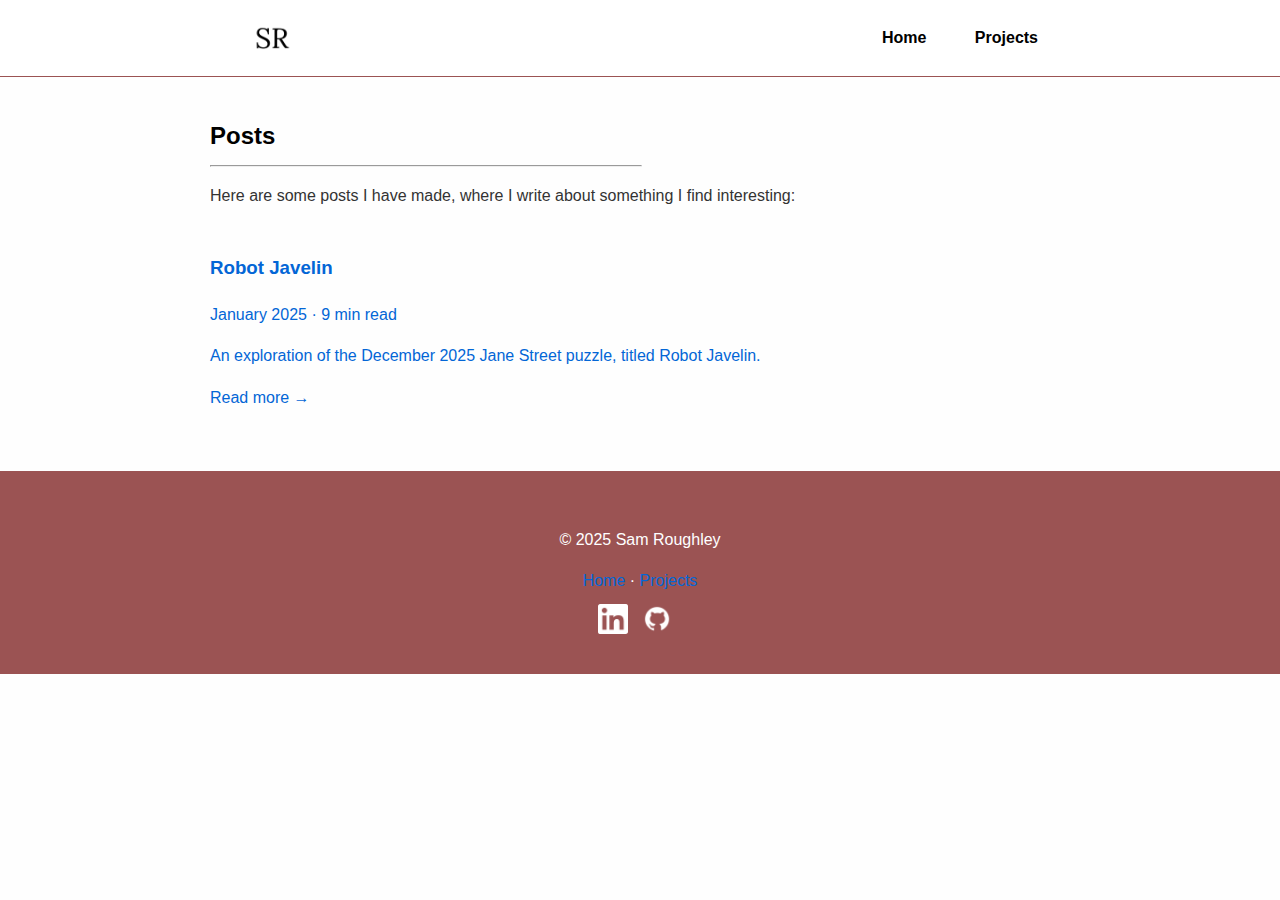
<file: posts.html>
<!DOCTYPE html>
<html lang="en">
<head>
    <meta charset="UTF-8">
    <meta name="viewport" content="width=device-width, initial-scale=1.0">
    <title>Sam Roughley</title>
    <link rel="stylesheet" href="assets/style.css">
    <link rel="icon" type="image/png" sizes="180x180" href="assets/images/favicon-180.png">
</head>

<nav class="navbar">
    <div class="navbar-content">
        <div class="nav-left">
        <a href="index.html">
            <img src="assets/images/favicon-180.png" sizes="180x180" alt="Home" class="favicon">
        </a>
        </div>

        <nav class="nav-right">
        <a href="index.html">Home</a>   
        <a href="projects.html">Projects</a>
        <!-- <a href="posts.html">Posts</a> -->
        <!-- <a href="photos.html">Photos</a> -->
        </nav>
    </div>
</nav>


<body>

<main>
    <div class="main-content">
      <section id="blog">
        <h2>Posts</h2>
        <hr style="margin: 0px 0 auto 0; width: 50%"> <!-- horizontal line -->
        <p>
            Here are some posts I have made, where I write about something I find interesting:
        </p>
        <div style="height: 10px;"></div> <!-- blank space-->
        <div id="blog-container"></div>
      </section>
    </div>

    <script>
        fetch("posts.json")
          .then(response => response.json())
          .then(posts => {
            const container = document.getElementById("blog-container");
      
            posts.forEach(post => {
            //   const article = document.createElement("article");
              const link = document.createElement("a");
              link.href = post.link;
              link.classList.add("post-link"); // for CSS styling
              //link.target = "_blank"; // open in new tab
            //   article.classList.add("post");
    
              // Create the artcile
              const article = document.createElement("article");
              article.classList.add("post")
    
              article.innerHTML = `
                <h3 class="post-title">
                  <a href="${post.link}">${post.title}</a>
                </h3>
                <p class="post-meta">${post.date} · ${post.readTime}</p>
                <div class="post-excerpt">
                  <p>${post.excerpt}</p>
                  <a href="${post.link}" class="read-more">Read more →</a>
                </div>
              `;
    
                // Wrap article inside link
                link.appendChild(article);
                container.appendChild(link);
                
            });
          })
          .catch(error => console.error("Error loading posts:", error));
    </script>
    


</main>  




<!-- <footer>
    <h2>Contact</h2>
    <p>Email: <a href="mailto:youremail@example.com">youremail@example.com</a></p>
    <p>GitHub: <a href="https://github.com/samroughley" target="_blank">GitHub</a></p>
    <p>LinkedIn: <a href="https://www.linkedin.com/in/samroughley/" target="_blank">LinkedIn</a></p>
</footer> -->

<footer class="full-width-footer">
  <div class="footer-content">
    <p>&#169; 2025 Sam Roughley</p>
    <nav>
      <a href="index.html">Home</a> · 
      <a href="projects.html">Projects</a>
      <!-- <a href="posts.html">Posts</a>  -->
      <!-- <a href="photos.html">Photos</a> -->
    </nav>
    <div style="height: 10px;"></div> <!-- blank space -->
    <div class="socials">
      <a href="https://www.linkedin.com/in/samroughley/" target="_blank">
        <img src="assets/images/linkedin-app-white-icon.webp" alt="LinkedIn" class="social-icon">
      </a>
      <a href="https://github.com/samroughley" target="_blank">
        <img src="assets/images/github_white_logo.png" alt="GitHub" class="social-icon">
      </a>
    </div>
  </div>
</footer>

</body>
</html>
</file>
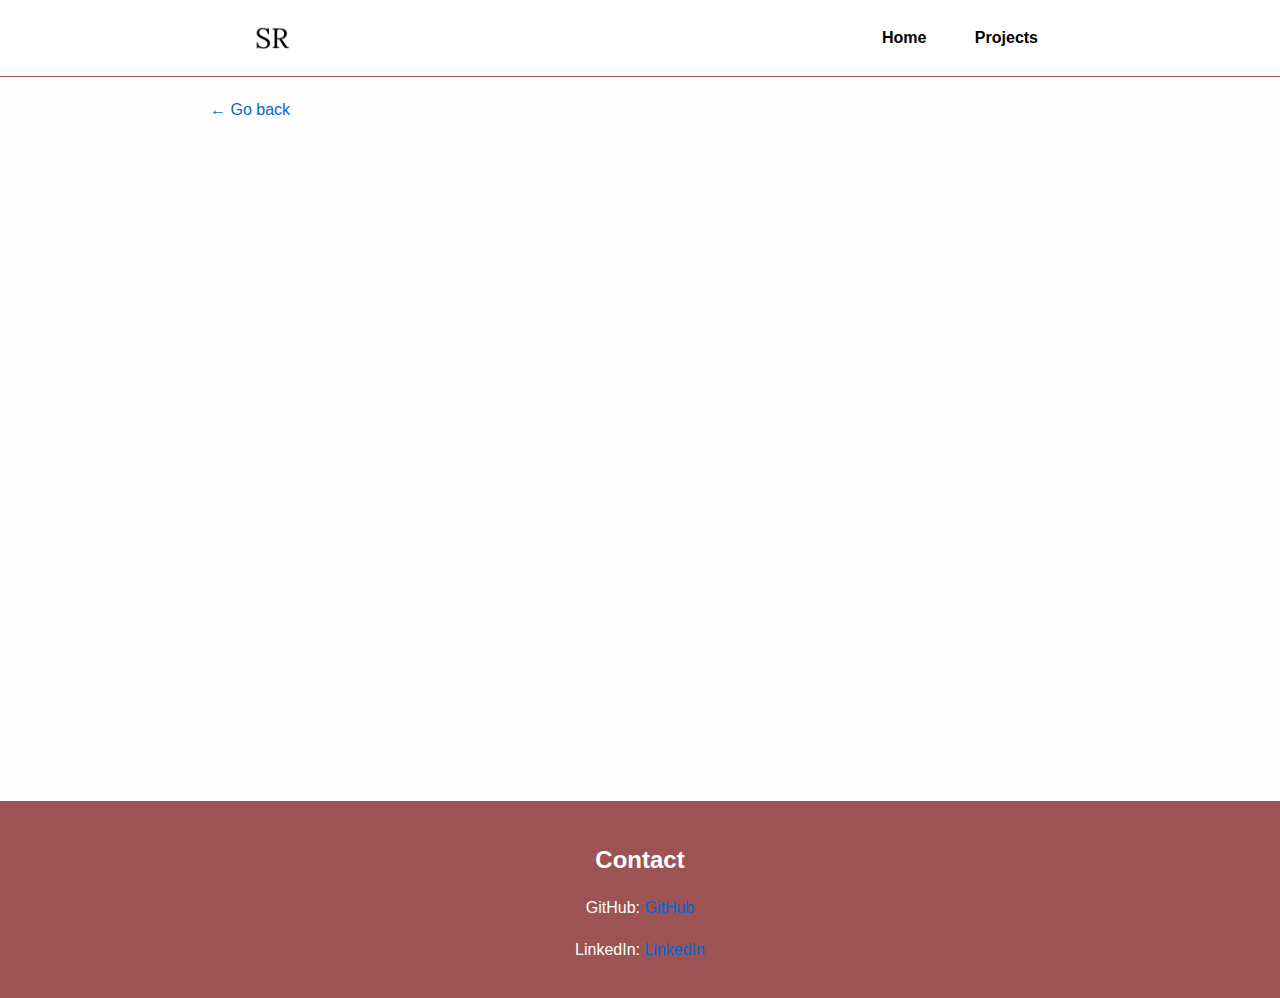
<file: misc/GD_Project_Summary_Video.html>
<!DOCTYPE html>
<html lang="en">
<head>
    <meta charset="UTF-8">
    <meta name="viewport" content="width=device-width, initial-scale=1.0">
    <title>Sam Roughley</title>
    <link rel="stylesheet" href="../assets/style.css">
    <link rel="icon" type="image/png" sizes="180x180" href="../assets/images/favicon-180.png">
</head>

<nav class="navbar">
    <div class="navbar-content">
        <div class="nav-left">
        <a href="../index.html">
            <img src="../assets/images/favicon-180.png" sizes="180x180" alt="Home" class="favicon">
        </a>
        </div>

        <nav class="nav-right">
        <a href="../index.html">Home</a>   
        <a href="../projects.html">Projects</a>
        <!-- <a href="../posts.html">Posts</a> -->
        <!-- <a href="photos.html">Photos</a> -->
        </nav>
    </div>
</nav>



<body>

    <main>
        <div class="main-content">

            <a class="go-back" href="../index.html">&#8592 Go back</a>

            <div style="height: 55px;"></div> <!-- blank space -->

            <!-- <div style="display: flex; justify-content: center;">
                <iframe width="560" height="315" 
                  src="https://www.youtube.com/embed/DSQZ-Fpa0EI?si=6BCEps1KGhhNgVsX" 
                  title="YouTube video player" frameborder="0" 
                  allow="accelerometer; autoplay; clipboard-write; encrypted-media; gyroscope; picture-in-picture; web-share" 
                  referrerpolicy="strict-origin-when-cross-origin" allowfullscreen>
                </iframe>
            </div> -->

            <div style="position: relative; padding-bottom: 56.25%; height: 0; overflow: hidden; max-width: 100%;">
                <iframe src="https://www.youtube.com/embed/DSQZ-Fpa0EI?si=6BCEps1KGhhNgVsX" 
                  frameborder="0" allow="accelerometer; autoplay; clipboard-write; encrypted-media; gyroscope; picture-in-picture; web-share" 
                  referrerpolicy="strict-origin-when-cross-origin" allowfullscreen
                  style="position: absolute; top: 0; left: 0; width: 100%; height: 100%;">
                </iframe>
            </div>

            <div style="height: 120px;"></div> <!-- blank space -->
              
              

          </article>
        </div>
    </main>

    <!-- Add the footer -->
    <footer>
        <h2>Contact</h2>
        <!-- <p>Email: <a href="mailto:youremail@example.com">youremail@example.com</a></p> -->
        <p>GitHub: <a href="https://github.com/samroughley" target="_blank">GitHub</a></p>
        <p>LinkedIn: <a href="https://www.linkedin.com/in/samroughley/" target="_blank">LinkedIn</a></p>
    </footer>

</body>
</file>
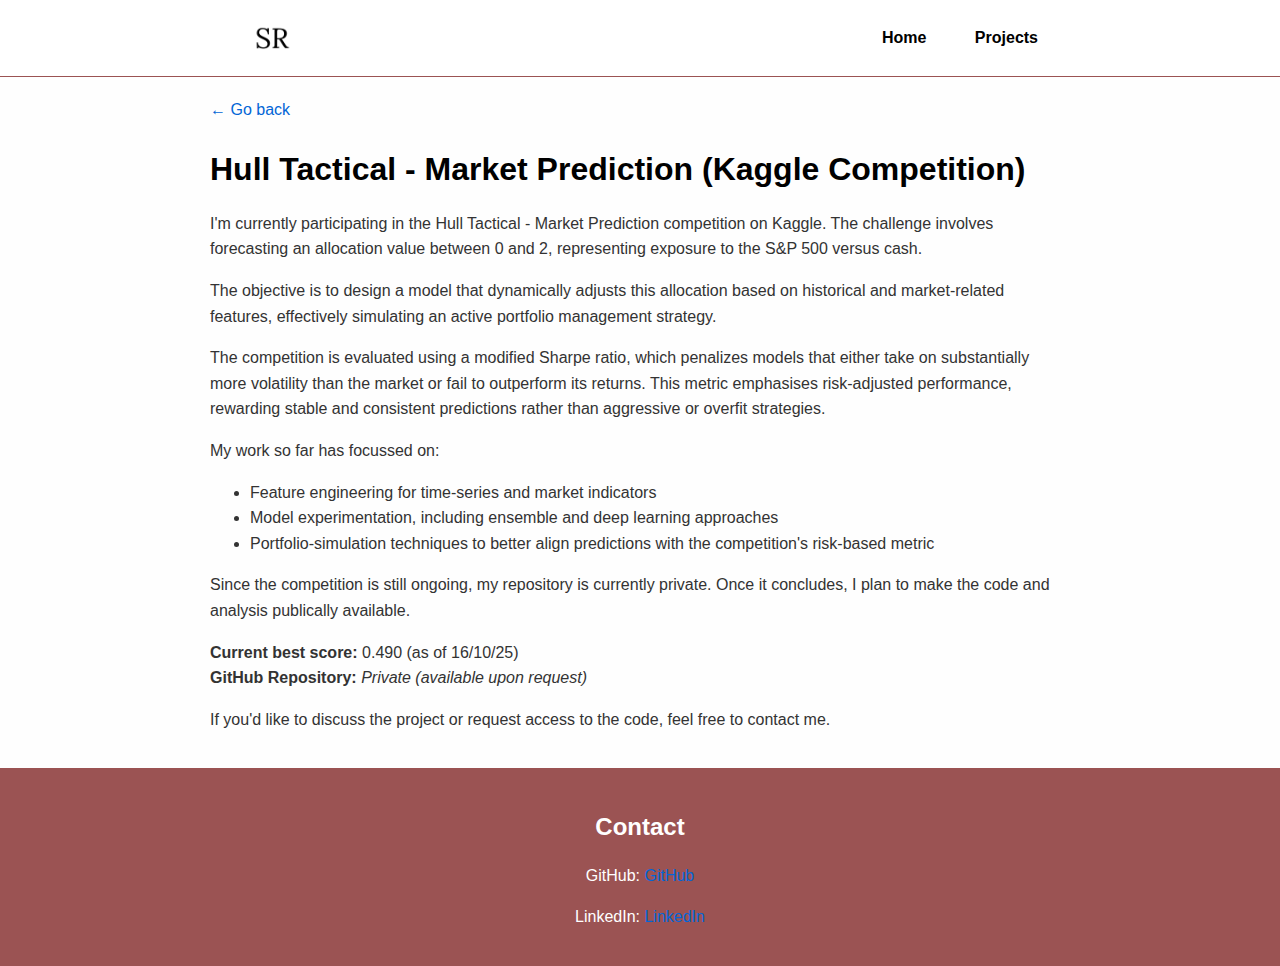
<file: projects/Hull-Tactical---Market-Prediction.html>
<!DOCTYPE html>
<html lang="en">
<head>
    <meta charset="UTF-8">
    <meta name="viewport" content="width=device-width, initial-scale=1.0">
    <title>Sam Roughley</title>
    <link rel="stylesheet" href="../assets/style.css">
    <link rel="icon" type="image/png" sizes="180x180" href="../assets/images/favicon-180.png">
</head>

<nav class="navbar">
    <div class="navbar-content">
        <div class="nav-left">
        <a href="../index.html">
            <img src="../assets/images/favicon-180.png" sizes="180x180" alt="Home" class="favicon">
        </a>
        </div>

        <nav class="nav-right">
        <a href="../index.html">Home</a>   
        <a href="../projects.html">Projects</a>
        <!-- <a href="../posts.html">Posts</a> -->
        <!-- <a href="photos.html">Photos</a> -->
        </nav>
    </div>
</nav>



<body>

    <main>
        <div class="main-content">

            <a class="go-back" href="../projects.html">&#8592 Go back</a>

          <article class="post">
            <h1 class="post-title-main-page">Hull Tactical - Market Prediction (Kaggle Competition)</h1>
            <!-- <p class="post-meta">September 2025 · 5 min read</p> -->

            <p>
                I'm currently participating in the Hull Tactical - Market Prediction
                competition on Kaggle. The challenge involves forecasting an allocation
                value between 0 and 2, representing exposure to the S&P 500 versus cash.
            </p>

            <p>
                The objective is to design a model that dynamically adjusts this allocation
                based on historical and market-related features, effectively simulating an
                active portfolio management strategy.
            </p>

            <p>
                The competition is evaluated using a modified Sharpe ratio, which penalizes
                models that either take on substantially more volatility than the market
                or fail to outperform its returns. This metric emphasises risk-adjusted
                performance, rewarding stable and consistent predictions rather than 
                aggressive or overfit strategies.
            </p>

            <p>
                My work so far has focussed on:
                <ul>
                    <li>Feature engineering for time-series and market indicators</li>
                    <li>Model experimentation, including ensemble and deep learning approaches</li>
                    <li>Portfolio-simulation techniques to better align predictions with the
                        competition's risk-based metric</li>
                </ul>
                Since the competition is still ongoing, my repository is currently private.
                Once it concludes, I plan to make the code and analysis publically available.
            </p>

            <p>
                <b>Current best score:</b> 0.490 (as of 16/10/25)   <br>
                <b>GitHub Repository:</b> <i>Private (available upon request)</i>
            </p>

            <p>
                If you'd like to discuss the project or request access to the code, feel free to contact me.
            </p>

          </article>
        </div>
    </main>

    <!-- Add the footer -->
    <footer>
        <h2>Contact</h2>
        <!-- <p>Email: <a href="mailto:youremail@example.com">youremail@example.com</a></p> -->
        <p>GitHub: <a href="https://github.com/samroughley" target="_blank">GitHub</a></p>
        <p>LinkedIn: <a href="https://www.linkedin.com/in/samroughley/" target="_blank">LinkedIn</a></p>
    </footer>

</body>
</file>
<file: assets/style.css>
:root {
    --primary-color: #222;
    --secondary-color: #9b5353;
    --accent-color: #539B9B;
    --max-width: 900px;
    --padding: 20px;
  }

body {
    font-family: Arial, sans-serif;
    /* max-width: 900px; */
    margin: auto;
    padding: 0px;
    line-height: 1.6;
    background-color: #fefefe;
    color: #333;
}

body {
    display: flex;
    flex-direction: column;
}

header {
    display: flex;
    justify-content: space-between;  /* left and right columns spread out */
    align-items: center;
    padding: 20px;
    gap: 20px;                        /* space between columns */
    background-color: var(--secondary-color);
    flex-wrap: wrap;                 /* allows wrapping on small screens */
    color: white;
}

.full-width-header, .full-width-footer {
    width: 100%;
    background-color: var(--secondary-color);
}

.header-content {
    max-width: var(--max-width);
    margin: 0 auto;         /* center the content */
    display: flex;          /* makes two columns */
    justify-content: space-between;
    align-items: center;
    padding: 20px;
    flex-wrap: wrap;        /* stacks on small screens */
    gap: 45px;
}

.main-content, .footer-content {
    max-width: var(--max-width);       /* adjust as needed */
    margin: 0 auto;          /* center horizontally */
    padding: 20px;
    box-sizing: border-box;
}
  
.header-left {
    flex: 1 1 100px;                  /* grow/shrink, min-width 300px */
    align-items: center;
    text-align: center;
}

.header-right {
    flex: 1 1 300px;                  /* grow/shrink, min-width 300px */
}

.header-right h2 {
    color: white;
}
  
.profile-photo {
    width: 120px;
    height: 120px;
    border-radius: 50%;
    display: block;
    margin-bottom: 10px;
}
  
.header-left h1 {
    margin: 0 0 5px 0;
    text-align: center;
    color: white;
}
  
.header-left p a {
    margin-right: 10px;
    text-decoration: none;
    color: #0366d6;
}
  
.header-left p a:hover {
    text-decoration: underline;
}

.social-icon {
    width: 30px;       /* size of the icon */
    height: 30px;
    margin-right: 10px; /* space between icons */
    vertical-align: middle;
}
  

@media (max-width: 700px) {
    header {
      flex-direction: column;
      align-items: flex-start;
    }
  
    .header-left, .header-right {
      flex: 1 1 100%;
    }
  
    .header-left {
      margin-bottom: 15px; /* space between stacked sections */
    }
}
  

footer {
    text-align: center;
    margin-bottom: 0px;
    background-color: var(--secondary-color);
    color: white;
    padding: 20px 0;
}

footer h2 {
    color: white;
}
  
h1, h2 {
    margin-bottom: 10px;
    color: black;
}
section {
    margin-bottom: 40px;
}
a {
    color: #0366d6;
    /* color: var(--accent-color); */
    text-decoration: none;
}
a:hover {
    text-decoration: underline;
}
.horizontal-scroll {
    display: flex;
    overflow-x: auto;
    scroll-snap-type: x mandatory;
    -webkit-overflow-scrolling: touch;
    gap: 16px;
    padding: 10px 0;
}
.card {
    flex: 0 0 250px;
    background: #f1f1f1;
    padding: 20px;
    border-radius: 10px;
    scroll-snap-align: start;
}

.card-img {
    width: 100%;              /* image fills the card’s width */
    height: 150px;            /* fixed height */
    object-fit: cover;        /* crops the image nicely */
    border-radius: 4px;       /* rounded corners */
    margin-bottom: 10px;      /* space between image and text */
    margin-top: 10px;
}


/* For navigation bar */
.navbar {
    width: 100%;
    background-color: white; 
    padding: 0px 0px;
    position: sticky; /* keeps navbar at top on scroll */
    top: 0;
    z-index: 1000;
    border-bottom: 1px solid var(--secondary-color);
}

/* .navbar {
    display: flex;
    justify-content: space-between; left items on left, right items on right
    align-items: center;
    padding: 12px 20px;
    background-color: white;
    max-width: var(--max-width);
} */

/* Centered content container */
.navbar-content {
    max-width: var(--max-width);      /* same as main content */
    margin: 0 auto;
    display: flex;
    justify-content: space-between;
    align-items: center;
    padding: 10px 20px;
}

.favicon {
    width: 40px;
    height: 40px;
    margin-left: 50px;
    margin-top: 8px;
}

.nav-right {
    margin-right: 40px;
}

.nav-right a {
    color: #fff;
    text-decoration: none;
    margin-left: 20px; /* space between links */
}
  
.nav-right a:hover {
    color: #0366d6;
}

.navbar ul {
    list-style: none;
    display: flex;
    justify-content: center; /* center horizontally */
    margin: 0;
    padding: 0;
    gap: 20px; /* space between links */
}

.navbar li {
    margin: 0;
}

.navbar a {
    color: black;
    text-decoration: none;
    font-weight: bold;
    padding: 8px 12px;
    border-radius: 5px;
}

.navbar a.active {
    background-color: #024ea2;
}

@media (max-width: 700px) {
    .navbar {
      flex-direction: column;
      align-items: center;
    }
  
    .nav-right a {
      margin-left: 0;
      margin-top: 10px;
    }
}
  


/* For grid / columns */
.two-column {
    display: flex;
    align-items: flex-start; /* keeps content aligned at the top */
    gap: 30px;
    margin: 40px 0;
}

.two-column .left {
    flex: 1;
}

.two-column .left img {
    max-width: 100%;   /* makes image responsive */
    border-radius: 8px;
    display: block;
    margin-bottom: 10px;
}

.two-column .caption {
    font-size: 0.9em;
    color: #555;
    text-align: center;
}

.two-column .right {
    flex: 2;
}
  
@media (max-width: 768px) {
    .two-column {
        flex-direction: column;
    }
}
   

/* For projects */
.project {
    display: flex;
    align-items: flex-start;
    gap: 20px;
    margin-bottom: 40px;
    padding-bottom: 20px;
    border-bottom: 1px solid #ddd;
    max-width: var(--max-width);
}
  
.project-left {
    flex: 1;
}
  
.project-left img {
    max-width: 100%;
    border-radius: 6px;
    display: block;
}
  
.project-right {
    flex: 2;
}

.project-right a {
    color: var(--secondary-color);
}

.project h2 {
    margin-top: 0;
}
  
.project a h2 {
    text-decoration: none;
    color: inherit;
}
  
.project h2 a:hover {
    text-decoration: underline;
}

#home-projects-container {
    display: flex;
    gap: 20px;
    flex-wrap: wrap;
}
  
#home-projects-container .project {
    flex: 1 1 30%;
    background: #fff;
    padding: 15px;
    border-radius: 8px;
    box-shadow: 0 2px 6px rgba(0,0,0,0.1);
}

.project-link {
    text-decoration: none;
    color: inherit;           /* keeps text color as defined in article */
    display: block;           /* ensures link takes full article space */
}
  
.project-link:hover {
    /* optional hover effect */
    transform: translateY(-2px);
    box-shadow: 0 4px 12px rgba(0,0,0,0.15);
    transition: all 0.2s ease;
}

.view-more a {
    color: var(--secondary-color);       /* changes the paragraph text color */
    /* font-weight: bold;     optional: make it stand out */
  }  
  
  
/* Responsive adjustments */
@media (max-width: 900px) {
    #home-projects-container .project {
      flex: 1 1 45%;
    }
}
  
@media (max-width: 600px) {
    #home-projects-container .project {
      flex: 1 1 100%;
    }
}
  


/* Publications */
.publications a {
    display: inline-block;           /* allows padding and margin */
    margin-right: 10px;              /* space between links */
    padding: 5px 10px;               /* add some padding inside */
    border: 1.5px solid var(--secondary-color);       /* border around the link */
    border-radius: 40px;               /* optional rounded corners */
    text-decoration: none;           /* remove underline */
    color: var(--secondary-color);                  /* link color */
    /* transition: background 0.2s, color 0.2s; */
}
  
.publications p {
    margin: 0.1px;
    line-height: 1.3;
    font-size: 1em;
}

.publications h1 {
    margin: 0;
}

.publications a:first-of-type {
    margin-top: 10px;   /* space above the first link */
}


/* For photo grids  */
.masonry {
    column-count: 3;
    column-gap: 15px;
}
  
@media (max-width: 1200px) {
    .masonry { column-count: 3; }
}
  
@media (max-width: 900px) {
    .masonry { column-count: 2; }
}
  
@media (max-width: 600px) {
    .masonry { column-count: 1; }
}
  
.masonry figure {
    break-inside: avoid;   /* ensures figure doesn't split across columns */
    margin: 0 0 15px;      /* space below each figure */ 
    display: inline-block; /* required for column layout */ 
    width: 100%;           /* take full width of the column */
}

.masonry img {
    width: 100%;
    display: block;
    margin-bottom: 15px;
    border-radius: 8px;
}

/* Caption styling */
.masonry figcaption {
    text-align: center;
    font-size: 1em;
    color: #555;
    margin-top: 5px;
}
</file>
